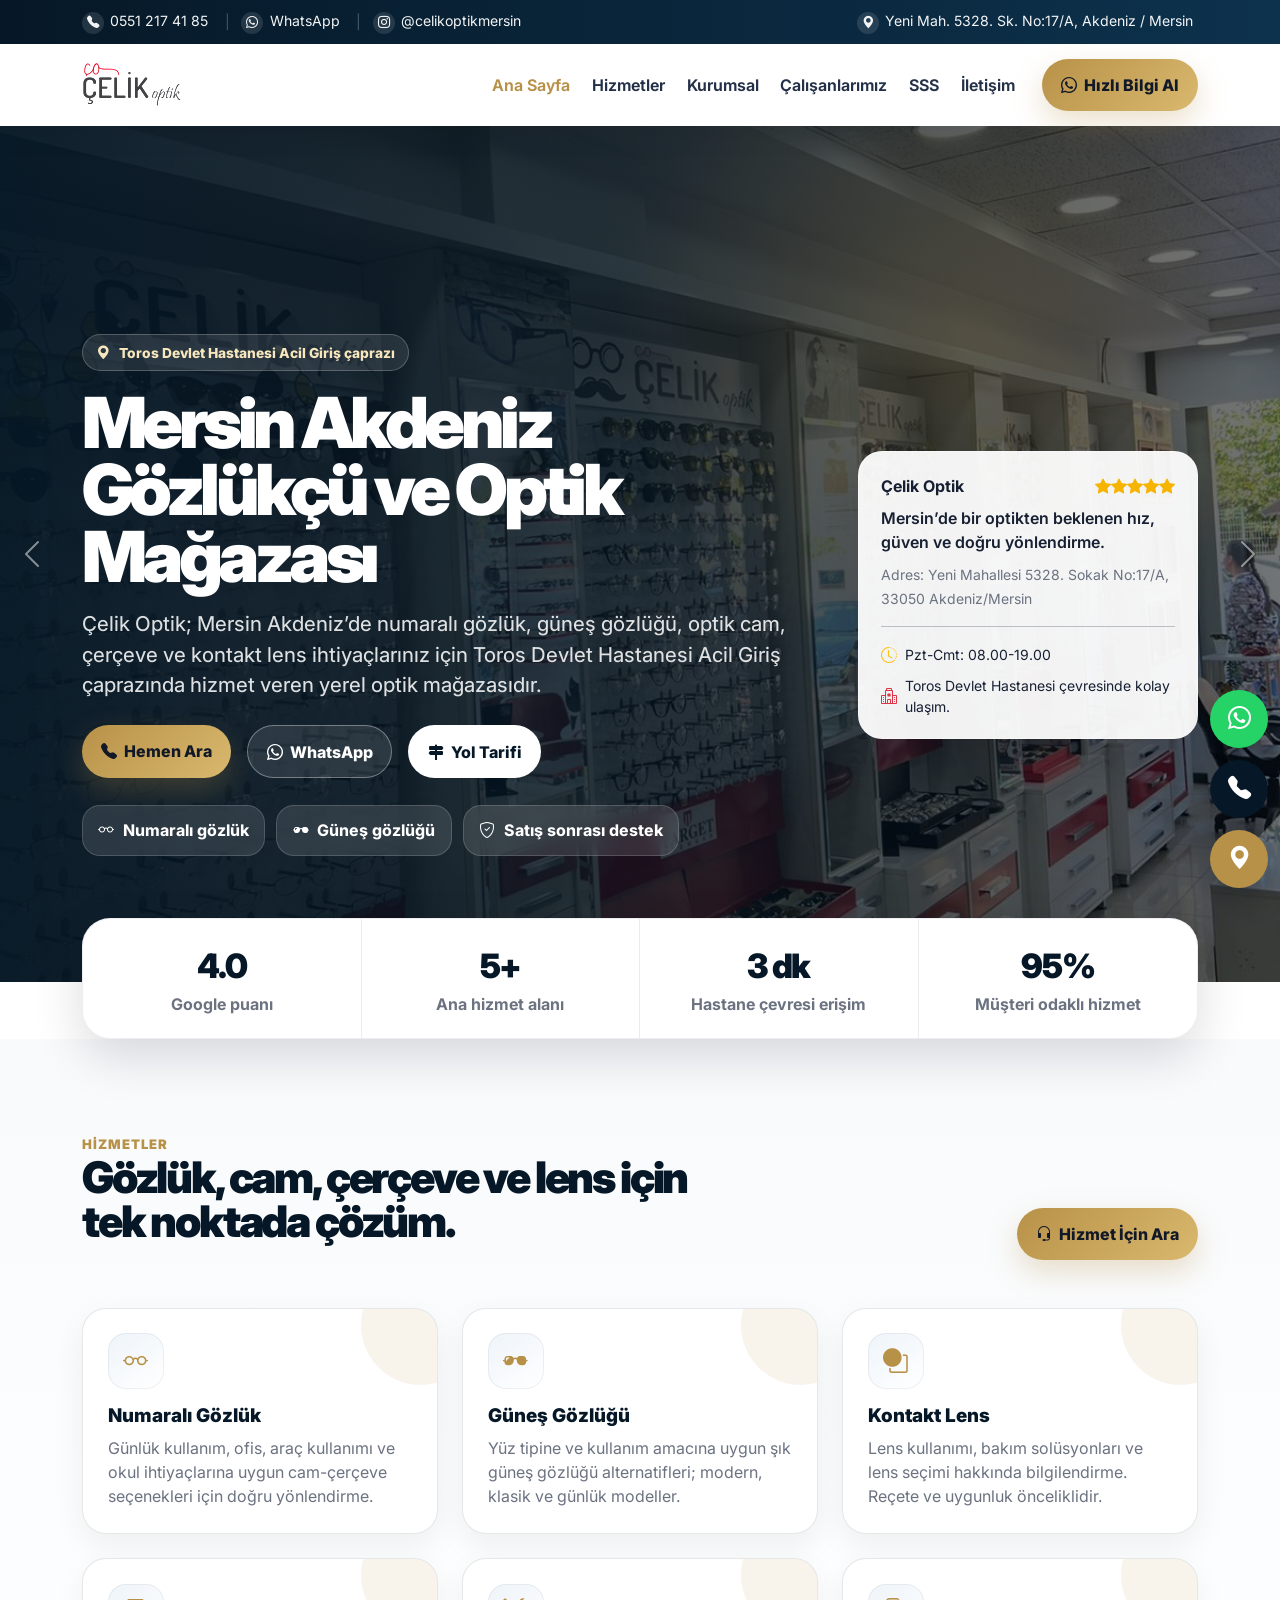
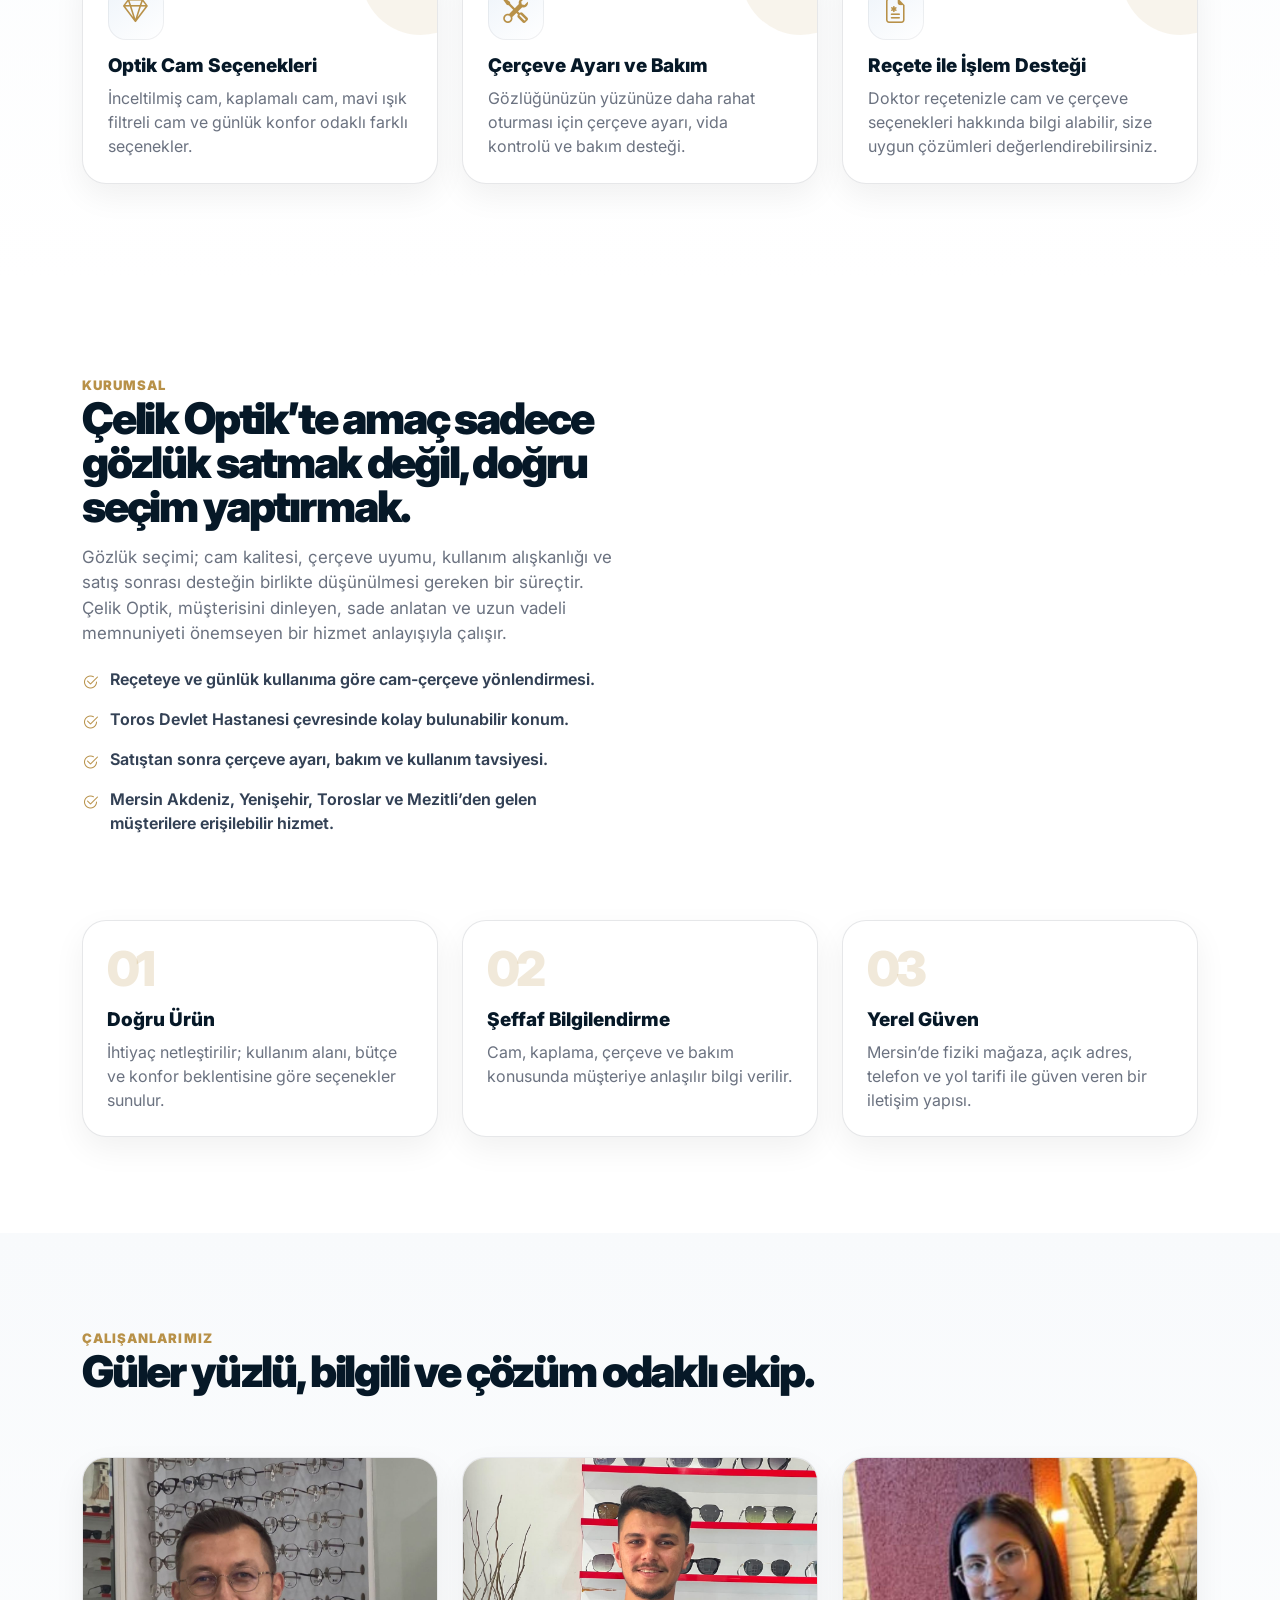
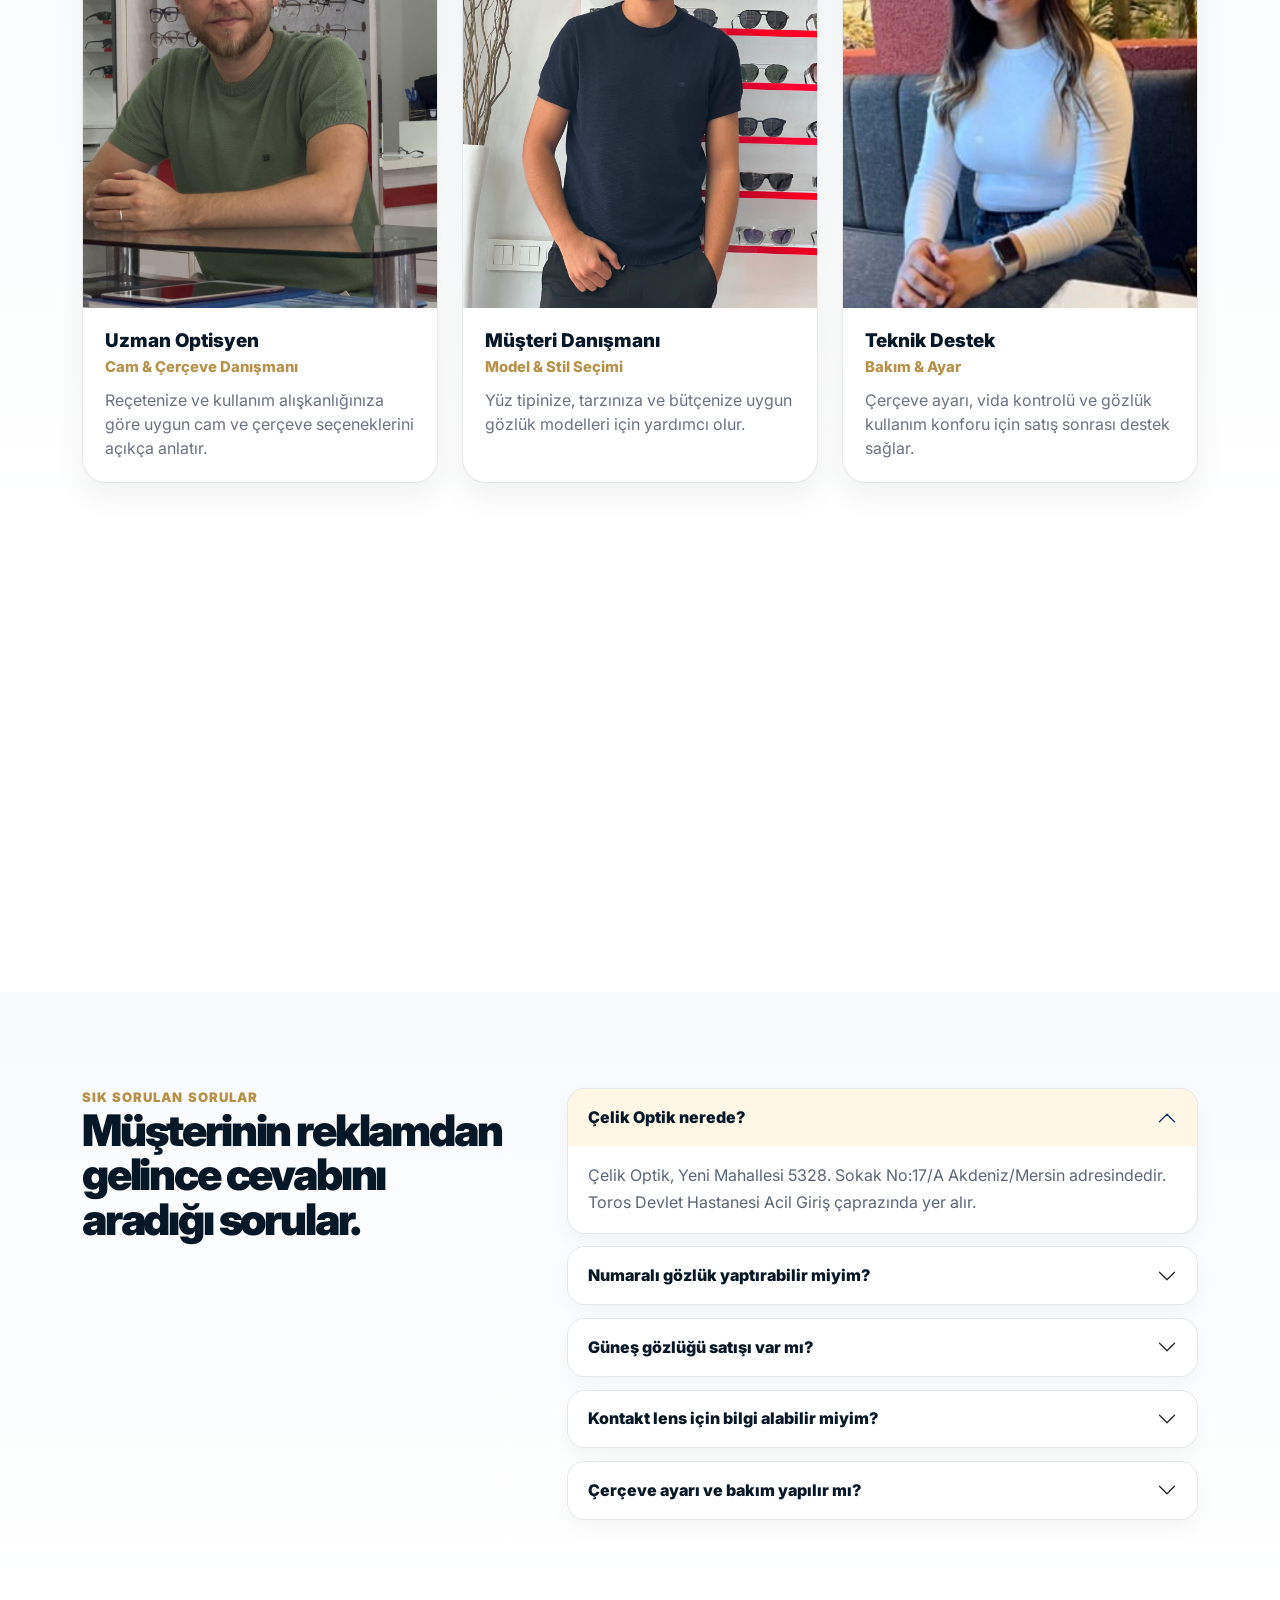
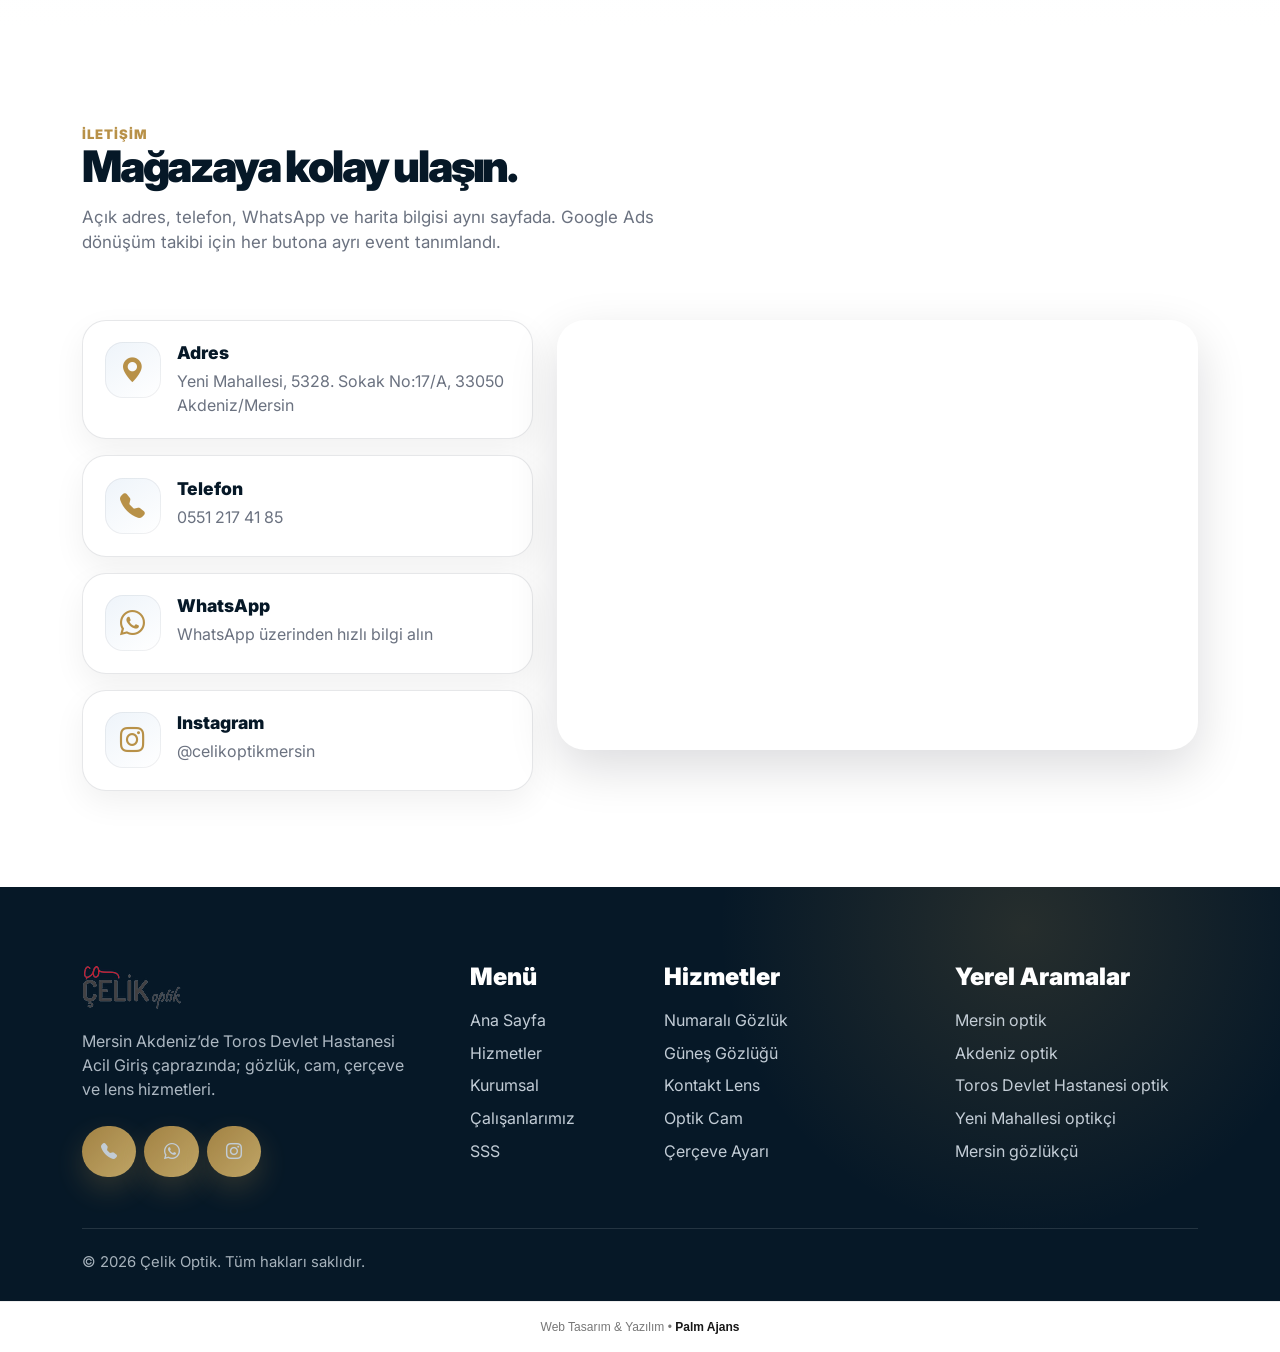
<file: index.html>
<!doctype html>
<html lang="tr">

<head>
  <meta charset="utf-8">
  <meta name="viewport" content="width=device-width, initial-scale=1">
  <!-- Google tag (gtag.js) -->
  <script async src="https://www.googletagmanager.com/gtag/js?id=AW-18278396211"></script>
  <script>
    window.dataLayer = window.dataLayer || [];
    function gtag() { dataLayer.push(arguments); }
    gtag('js', new Date());

    gtag('config', 'AW-18278396211');
  </script>
  <title>Çelik Optik Mersin | Mersin Gözlükçü, Optik, Lens ve Gözlük Camı</title>
  <meta name="description"
    content="Mersin Akdeniz’de gözlükçü ve optik mağazası arayanlar için Çelik Optik; numaralı gözlük, güneş gözlüğü, kontakt lens, optik cam ve çerçeve hizmetleri sunar. Toros Devlet Hastanesi Acil Giriş çaprazındayız.">
  <meta name="robots" content="index, follow, max-image-preview:large">
  <meta name="author" content="Çelik Optik">
  <meta name="theme-color" content="#061827">
  <link rel="canonical" href="https://www.celikoptikmersin.com/">
  <link rel="canonical" href="https://www.celikoptikmersin.com/">

  <!-- BURAYA EKLE -->
  <link rel="icon" href="/favicon.ico" sizes="any">
  <link rel="icon" type="image/png" sizes="48x48" href="/assets/img/celik-optik-logo-100x50-transparent.png">
  <link rel="icon" type="image/png" sizes="192x192" href="/assets/img/celik-optik-logo-100x50-transparent.png">
  <link rel="apple-touch-icon" href="/assets/img/celik-optik-logo-100x50-transparent.png">
  <!-- Open Graph -->
  <meta property="og:locale" content="tr_TR">
  <meta property="og:type" content="website">
  <meta property="og:title" content="Çelik Optik Mersin | Akdeniz Optik Mağazası">
  <meta property="og:description"
    content="Toros Devlet Hastanesi Acil Giriş çaprazında optik gözlük, cam, çerçeve ve lens hizmetleri.">
  <meta property="og:url" content="https://www.celikoptikmersin.com/">
  <meta property="og:image" content="https://www.celikoptikmersin.com/assets/img/1 (1).jpeg">
  <meta name="twitter:card" content="summary_large_image">

  <!-- Font & Bootstrap -->
  <link rel="preconnect" href="https://fonts.googleapis.com">
  <link rel="preconnect" href="https://fonts.gstatic.com" crossorigin>
  <link href="https://fonts.googleapis.com/css2?family=Inter:wght@400;500;600;700;800;900&display=swap"
    rel="stylesheet">
  <link href="https://cdn.jsdelivr.net/npm/bootstrap@5.3.3/dist/css/bootstrap.min.css" rel="stylesheet">
  <link href="https://cdn.jsdelivr.net/npm/bootstrap-icons@1.11.3/font/bootstrap-icons.min.css" rel="stylesheet">
  <link href="assets/css/style.css" rel="stylesheet">

  <!-- Google Ads / GA4 etiket yeri
  <script async src="https://www.googletagmanager.com/gtag/js?id=AW-XXXXXXXXXX"></script>
  <script>
    window.dataLayer = window.dataLayer || [];
    function gtag(){dataLayer.push(arguments);}
    gtag('js', new Date());
    gtag('config', 'AW-XXXXXXXXXX');
    gtag('config', 'G-XXXXXXXXXX');
  </script>
  -->

  <!-- Local SEO / GEO için JSON-LD: işletme bilgileri sayfadaki bilgilerle aynı olmalı. -->
  <!-- Local SEO / GEO için JSON-LD -->
  <script type="application/ld+json">
{
  "@context": "https://schema.org",
  "@type": ["Optician", "LocalBusiness"],
  "@id": "https://www.celikoptikmersin.com/#localbusiness",
  "name": "Çelik Optik",
  "alternateName": [
    "Çelik Optik Mersin",
    "Çelik Optik Akdeniz",
    "Mersin Gözlükçü",
    "Akdeniz Optik"
  ],
  "url": "https://www.celikoptikmersin.com/",
  "logo": "https://www.celikoptikmersin.com/assets/img/celik-optik-logo-100x50-transparent.png",
  "image": [
    "https://www.celikoptikmersin.com/assets/img/1%20(1).jpeg",
    "https://www.celikoptikmersin.com/assets/img/1%20(2).jpeg",
    "https://www.celikoptikmersin.com/assets/img/1%20(3).jpeg"
  ],
  "telephone": "+905512174185",
  "priceRange": "₺₺",
  "description": "Çelik Optik, Mersin Akdeniz Yeni Mahallesi'nde Toros Devlet Hastanesi Acil Giriş çaprazında hizmet veren yerel gözlükçü ve optik mağazasıdır. Numaralı gözlük, güneş gözlüğü, kontakt lens, optik cam, çerçeve ayarı ve gözlük bakım hizmetleri sunar.",
  "address": {
    "@type": "PostalAddress",
    "streetAddress": "Yeni Mahallesi, 5328. Sokak No:17/A",
    "addressLocality": "Akdeniz",
    "addressRegion": "Mersin",
    "postalCode": "33050",
    "addressCountry": "TR"
  },
  "areaServed": [
    {
      "@type": "City",
      "name": "Mersin"
    },
    {
      "@type": "AdministrativeArea",
      "name": "Akdeniz"
    },
    {
      "@type": "AdministrativeArea",
      "name": "Yenişehir"
    },
    {
      "@type": "AdministrativeArea",
      "name": "Toroslar"
    },
    {
      "@type": "AdministrativeArea",
      "name": "Mezitli"
    }
  ],
  "hasMap": "https://www.google.com/maps/search/?api=1&query=%C3%87elik%20Optik%20Yeni%205328.%20Sk.%20No%3A17%2FA%20Akdeniz%20Mersin",
  "sameAs": [
    "https://www.instagram.com/celikoptikmersin/",
    "https://www.facebook.com/p/%C3%87elik-OPT%C4%B0K-100063346503615/"
  ],
  "keywords": [
    "Mersin gözlükçü",
    "Akdeniz gözlükçü",
    "Mersin optik",
    "Akdeniz optik",
    "en yakın gözlükçü",
    "numaralı gözlük",
    "güneş gözlüğü",
    "kontakt lens",
    "optik cam",
    "gözlük çerçevesi"
  ],
  "openingHoursSpecification": [
    {
      "@type": "OpeningHoursSpecification",
      "dayOfWeek": [
        "Monday",
        "Tuesday",
        "Wednesday",
        "Thursday",
        "Friday",
        "Saturday"
      ],
      "opens": "08:00",
      "closes": "19:00"
    }
  ]
}
</script>

  <!-- Sık Sorulan Sorular Schema -->
  <script type="application/ld+json">
{
  "@context": "https://schema.org",
  "@type": "FAQPage",
  "@id": "https://www.celikoptikmersin.com/#faq",
  "mainEntity": [
    {
      "@type": "Question",
      "name": "Çelik Optik nerede?",
      "acceptedAnswer": {
        "@type": "Answer",
        "text": "Çelik Optik, Yeni Mahallesi 5328. Sokak No:17/A Akdeniz/Mersin adresinde, Toros Devlet Hastanesi Acil Giriş çaprazında hizmet verir."
      }
    },
    {
      "@type": "Question",
      "name": "Mersin Akdeniz'de gözlükçü arıyorum, Çelik Optik'e gelebilir miyim?",
      "acceptedAnswer": {
        "@type": "Answer",
        "text": "Evet. Çelik Optik, Mersin Akdeniz'de numaralı gözlük, güneş gözlüğü, optik cam, çerçeve ve kontakt lens hizmetleri sunan yerel optik mağazasıdır."
      }
    },
    {
      "@type": "Question",
      "name": "Numaralı gözlük camı ve çerçeve hizmeti var mı?",
      "acceptedAnswer": {
        "@type": "Answer",
        "text": "Evet. Doktor reçetenize ve kullanım alışkanlığınıza uygun optik cam, çerçeve ve montaj seçenekleri için mağazadan bilgi alabilirsiniz."
      }
    },
    {
      "@type": "Question",
      "name": "Kontakt lens konusunda yardımcı oluyor musunuz?",
      "acceptedAnswer": {
        "@type": "Answer",
        "text": "Kontakt lens seçimi, lens kullanımı ve bakım solüsyonu hakkında mağaza ekibinden destek alabilirsiniz. Lens kullanımı için doktor reçetesi ve uygunluk önemlidir."
      }
    },
    {
      "@type": "Question",
      "name": "Güneş gözlüğü satışı var mı?",
      "acceptedAnswer": {
        "@type": "Answer",
        "text": "Evet. Çelik Optik'te günlük kullanım, araç kullanımı ve stil beklentinize uygun güneş gözlüğü modelleri hakkında bilgi alabilirsiniz."
      }
    },
    {
      "@type": "Question",
      "name": "Mağazaya yol tarifi nasıl alınır?",
      "acceptedAnswer": {
        "@type": "Answer",
        "text": "Web sitesindeki Yol Tarifi butonuna tıklayarak Google Haritalar üzerinden Çelik Optik konumuna ulaşabilirsiniz."
      }
    }
  ]
}
</script>
</head>

<body>
  <div class="top-strip">
    <div class="container d-flex align-items-center justify-content-between gap-2 flex-wrap">
      <div class="d-flex align-items-center flex-wrap justify-content-center">
        <a href="tel:+905512174185" data-track="phone_top"><span class="top-icon"><i
              class="bi bi-telephone-fill"></i></span>0551 217 41 85</a>
        <span class="sep desktop-only">|</span>
        <a href="#" data-whatsapp data-whatsapp-number="905512174185" data-track="whatsapp_top"><span
            class="top-icon"><i class="bi bi-whatsapp"></i></span>WhatsApp</a>
        <span class="sep desktop-only">|</span>
        <a href="https://www.instagram.com/celikoptikmersin/" target="_blank" rel="noopener"
          data-track="instagram_top"><span class="top-icon"><i class="bi bi-instagram"></i></span>@celikoptikmersin</a>
      </div>
      <a class="desktop-only"
        href="https://www.google.com/maps/search/?api=1&query=%C3%87elik%20Optik%20Yeni%205328.%20Sk.%20No%3A17%2FA%20Akdeniz%20Mersin"
        target="_blank" rel="noopener" data-track="map_top">
        <span class="top-icon"><i class="bi bi-geo-alt-fill"></i></span>Yeni Mah. 5328. Sk. No:17/A, Akdeniz / Mersin
      </a>
    </div>
  </div>

  <nav class="navbar navbar-expand-lg sticky-top">
    <div class="container">
      <a class="navbar-brand" href="#anasayfa" aria-label="Çelik Optik Ana Sayfa">
        <img src="assets/img/celik-optik-logo-100x50-transparent.png" alt="">
      </a>
      <button class="navbar-toggler" type="button" data-bs-toggle="collapse" data-bs-target="#mainNavbar"
        aria-controls="mainNavbar" aria-expanded="false" aria-label="Menüyü Aç">
        <span class="navbar-toggler-icon"></span>
      </button>
      <div class="collapse navbar-collapse" id="mainNavbar">
        <ul class="navbar-nav ms-auto align-items-lg-center">
          <li class="nav-item"><a class="nav-link active" href="#anasayfa">Ana Sayfa</a></li>
          <li class="nav-item"><a class="nav-link" href="#hizmetler">Hizmetler</a></li>
          <li class="nav-item"><a class="nav-link" href="#kurumsal">Kurumsal</a></li>
          <li class="nav-item"><a class="nav-link" href="#calisanlar">Çalışanlarımız</a></li>
          <li class="nav-item"><a class="nav-link" href="#sss">SSS</a></li>
          <li class="nav-item"><a class="nav-link" href="#iletisim">İletişim</a></li>
          <li class="nav-item ms-lg-3 mt-3 mt-lg-0"><a class="btn btn-gold" href="#" data-whatsapp
              data-whatsapp-number="905512174185" data-track="whatsapp_nav"><i class="bi bi-whatsapp me-1"></i> Hızlı
              Bilgi Al</a></li>
        </ul>
      </div>
    </div>
  </nav>

  <header id="anasayfa" class="hero">
    <div id="heroSlider" class="carousel slide carousel-fade" data-bs-ride="carousel" data-bs-interval="5200">
      <div class="carousel-indicators">
        <button type="button" data-bs-target="#heroSlider" data-bs-slide-to="0" class="active" aria-current="true"
          aria-label="1. görsel"></button>
        <button type="button" data-bs-target="#heroSlider" data-bs-slide-to="1" aria-label="2. görsel"></button>
        <button type="button" data-bs-target="#heroSlider" data-bs-slide-to="2" aria-label="3. görsel"></button>
      </div>
      <div class="carousel-inner">
        <div class="carousel-item active">
          <img src="assets/img/1 (2).jpeg" class="hero-img" alt="Çelik Optik Mersin mağaza dış görünüm görseli"
            loading="eager">
          <div class="hero-overlay"></div>
        </div>
        <div class="carousel-item">
          <img src="assets/img/1 (4).jpeg" class="hero-img" alt="Çelik Optik gözlük ve çerçeve seçenekleri"
            loading="lazy">
          <div class="hero-overlay"></div>
        </div>
        <div class="carousel-item">
          <img src="assets/img/1 (3).jpeg" class="hero-img" alt="Mersin Akdeniz optik mağazası hizmet alanı"
            loading="lazy">
          <div class="hero-overlay"></div>
        </div>
      </div>
      <button class="carousel-control-prev" type="button" data-bs-target="#heroSlider" data-bs-slide="prev"
        aria-label="Önceki görsel">
        <span class="carousel-control-prev-icon" aria-hidden="true"></span>
      </button>
      <button class="carousel-control-next" type="button" data-bs-target="#heroSlider" data-bs-slide="next"
        aria-label="Sonraki görsel">
        <span class="carousel-control-next-icon" aria-hidden="true"></span>
      </button>
    </div>

    <div class="hero-content">
      <div class="container">
        <div class="row align-items-center g-5 alt">
          <div class="col-lg-8">
            <span class="eyebrow"><i class="bi bi-geo-alt-fill"></i> Toros Devlet Hastanesi Acil Giriş çaprazı</span>
            <h1>Mersin Akdeniz Gözlükçü ve Optik Mağazası</h1>
            <p class="lead">
              Çelik Optik; Mersin Akdeniz’de numaralı gözlük, güneş gözlüğü, optik cam, çerçeve ve kontakt lens
              ihtiyaçlarınız için Toros Devlet Hastanesi Acil Giriş çaprazında hizmet veren yerel optik mağazasıdır.
            </p>
            <div class="d-flex flex-wrap gap-3 mt-4">
              <a class="btn btn-gold" href="tel:+905512174185" data-track="phone_hero"><i
                  class="bi bi-telephone-fill me-1"></i> Hemen Ara</a>
              <a class="btn btn-outline-dark-soft" href="#" data-whatsapp data-whatsapp-number="905512174185"
                data-track="whatsapp_hero"><i class="bi bi-whatsapp me-1"></i> WhatsApp</a>
              <a class="btn btn-light-pill"
                href="https://www.google.com/maps/search/?api=1&query=%C3%87elik%20Optik%20Yeni%205328.%20Sk.%20No%3A17%2FA%20Akdeniz%20Mersin"
                target="_blank" rel="noopener" data-track="map_hero"><i class="bi bi-signpost-2-fill me-1"></i> Yol
                Tarifi</a>
            </div>
            <div class="hero-badges">
              <div class="hero-badge"><i class="bi bi-eyeglasses"></i> Numaralı gözlük</div>
              <div class="hero-badge"><i class="bi bi-sunglasses"></i> Güneş gözlüğü</div>
              <div class="hero-badge"><i class="bi bi-shield-check"></i> Satış sonrası destek</div>
            </div>
          </div>
          <div class="col-lg-4">
            <div class="hero-card reveal">
              <div class="d-flex align-items-center justify-content-between mb-2">
                <strong>Çelik Optik</strong>
                <span class="rating" aria-label="5 yıldız"><i class="bi bi-star-fill"></i><i
                    class="bi bi-star-fill"></i><i class="bi bi-star-fill"></i><i class="bi bi-star-fill"></i><i
                    class="bi bi-star-fill"></i></span>
              </div>
              <p class="mb-2 fw-semibold">Mersin’de bir optikten beklenen hız, güven ve doğru yönlendirme.</p>
              <small>Adres: Yeni Mahallesi 5328. Sokak No:17/A, 33050 Akdeniz/Mersin</small>
              <hr>
              <div class="d-flex align-items-center gap-2"><i class="bi bi-clock-history text-warning"></i><span
                  class="small">Pzt-Cmt: 08.00-19.00 </span></div>
              <div class="d-flex align-items-center gap-2 mt-2"><i class="bi bi-hospital text-danger"></i><span
                  class="small">Toros Devlet Hastanesi çevresinde kolay ulaşım.</span></div>
            </div>
          </div>
        </div>
      </div>
    </div>
  </header>

  <section class="stats-row">
    <div class="container">
      <div class="stats-box row g-0">
        <div class="col-md-3 stat-item">
          <div class="stat-num" data-count="5" data-suffix=".0">0</div>
          <div class="stat-label">Google puanı</div>
        </div>
        <div class="col-md-3 stat-item">
          <div class="stat-num" data-count="6" data-suffix="+">0</div>
          <div class="stat-label">Ana hizmet alanı</div>
        </div>
        <div class="col-md-3 stat-item">
          <div class="stat-num" data-count="4" data-suffix=" dk">0</div>
          <div class="stat-label">Hastane çevresi erişim</div>
        </div>
        <div class="col-md-3 stat-item">
          <div class="stat-num" data-count="100" data-suffix="%">0</div>
          <div class="stat-label">Müşteri odaklı hizmet</div>
        </div>
      </div>
    </div>
  </section>

  <main>
    <section id="hizmetler" class="section section-soft">
      <div class="container">
        <div class="row align-items-end mb-5">
          <div class="col-lg-7 reveal">
            <div class="section-kicker">Hizmetler</div>
            <h2 class="section-title">Gözlük, cam, çerçeve ve lens için tek noktada çözüm.</h2>

          </div>
          <div class="col-lg-5 text-lg-end reveal">
            <a class="btn btn-gold" href="tel:+905512174185" data-track="phone_services"><i
                class="bi bi-headset me-1"></i> Hizmet İçin Ara</a>
          </div>
        </div>
        <div class="row g-4">
          <div class="col-md-6 col-lg-4 reveal">
            <article class="service-card">
              <div class="icon-box"><i class="bi bi-eyeglasses"></i></div>
              <h3>Numaralı Gözlük</h3>
              <p>Günlük kullanım, ofis, araç kullanımı ve okul ihtiyaçlarına uygun cam-çerçeve seçenekleri için doğru
                yönlendirme.</p>
            </article>
          </div>
          <div class="col-md-6 col-lg-4 reveal">
            <article class="service-card">
              <div class="icon-box"><i class="bi bi-sunglasses"></i></div>
              <h3>Güneş Gözlüğü</h3>
              <p>Yüz tipine ve kullanım amacına uygun şık güneş gözlüğü alternatifleri; modern, klasik ve günlük
                modeller.</p>
            </article>
          </div>
          <div class="col-md-6 col-lg-4 reveal">
            <article class="service-card">
              <div class="icon-box"><i class="bi bi-circle-square"></i></div>
              <h3>Kontakt Lens</h3>
              <p>Lens kullanımı, bakım solüsyonları ve lens seçimi hakkında bilgilendirme. Reçete ve uygunluk
                önceliklidir.</p>
            </article>
          </div>
          <div class="col-md-6 col-lg-4 reveal">
            <article class="service-card">
              <div class="icon-box"><i class="bi bi-gem"></i></div>
              <h3>Optik Cam Seçenekleri</h3>
              <p>İnceltilmiş cam, kaplamalı cam, mavi ışık filtreli cam ve günlük konfor odaklı farklı seçenekler.</p>
            </article>
          </div>
          <div class="col-md-6 col-lg-4 reveal">
            <article class="service-card">
              <div class="icon-box"><i class="bi bi-tools"></i></div>
              <h3>Çerçeve Ayarı ve Bakım</h3>
              <p>Gözlüğünüzün yüzünüze daha rahat oturması için çerçeve ayarı, vida kontrolü ve bakım desteği.</p>
            </article>
          </div>
          <div class="col-md-6 col-lg-4 reveal">
            <article class="service-card">
              <div class="icon-box"><i class="bi bi-file-earmark-medical"></i></div>
              <h3>Reçete ile İşlem Desteği</h3>
              <p>Doktor reçetenizle cam ve çerçeve seçenekleri hakkında bilgi alabilir, size uygun çözümleri
                değerlendirebilirsiniz.</p>
            </article>
          </div>
        </div>
      </div>
    </section>

    <section id="kurumsal" class="section">
      <div class="container">
        <div class="row g-5 align-items-center">
          <div class="col-lg-6 reveal">
            <div class="section-kicker">Kurumsal</div>
            <h2 class="section-title">Çelik Optik’te amaç sadece gözlük satmak değil, doğru seçim yaptırmak.</h2>
            <p class="section-desc">Gözlük seçimi; cam kalitesi, çerçeve uyumu, kullanım alışkanlığı ve satış sonrası
              desteğin birlikte düşünülmesi gereken bir süreçtir. Çelik Optik, müşterisini dinleyen, sade anlatan ve
              uzun vadeli memnuniyeti önemseyen bir hizmet anlayışıyla çalışır.</p>
            <ul class="check-list">
              <li><i class="bi bi-check2-circle"></i><span>Reçeteye ve günlük kullanıma göre cam-çerçeve
                  yönlendirmesi.</span></li>
              <li><i class="bi bi-check2-circle"></i><span>Toros Devlet Hastanesi çevresinde kolay bulunabilir
                  konum.</span></li>
              <li><i class="bi bi-check2-circle"></i><span>Satıştan sonra çerçeve ayarı, bakım ve kullanım
                  tavsiyesi.</span></li>
              <li><i class="bi bi-check2-circle"></i><span>Mersin Akdeniz, Yenişehir, Toroslar ve Mezitli’den gelen
                  müşterilere erişilebilir hizmet.</span></li>
            </ul>
          </div>
        </div>

        <div class="row g-4 mt-5">
          <div class="col-md-4 reveal">
            <div class="feature-card">
              <div class="num">01</div>
              <h3>Doğru Ürün</h3>
              <p>İhtiyaç netleştirilir; kullanım alanı, bütçe ve konfor beklentisine göre seçenekler sunulur.</p>
            </div>
          </div>
          <div class="col-md-4 reveal">
            <div class="feature-card">
              <div class="num">02</div>
              <h3>Şeffaf Bilgilendirme</h3>
              <p>Cam, kaplama, çerçeve ve bakım konusunda müşteriye anlaşılır bilgi verilir.</p>
            </div>
          </div>
          <div class="col-md-4 reveal">
            <div class="feature-card">
              <div class="num">03</div>
              <h3>Yerel Güven</h3>
              <p>Mersin’de fiziki mağaza, açık adres, telefon ve yol tarifi ile güven veren bir iletişim yapısı.</p>
            </div>
          </div>
        </div>
      </div>
    </section>

    <section id="calisanlar" class="section section-soft">
      <div class="container">
        <div class="row align-items-end mb-5">
          <div class="col-lg-8 reveal">
            <div class="section-kicker">Çalışanlarımız</div>
            <h2 class="section-title">Güler yüzlü, bilgili ve çözüm odaklı ekip.</h2>
          </div>
        </div>
        <div class="row g-4">
          <div class="col-md-4 reveal">
            <article class="staff-card">
              <img src="assets/img/muhsinabi.jpeg" alt="Çelik Optik optisyen personel görseli" loading="lazy">
              <div class="staff-body">
                <h3>Uzman Optisyen</h3>
                <div class="staff-role">Cam & Çerçeve Danışmanı</div>
                <p>Reçetenize ve kullanım alışkanlığınıza göre uygun cam ve çerçeve seçeneklerini açıkça anlatır.</p>
              </div>
            </article>
          </div>
          <div class="col-md-4 reveal">
            <article class="staff-card">
              <img src="assets/img/tunahan.jpeg" alt="Çelik Optik müşteri danışmanı görseli" loading="lazy">
              <div class="staff-body">
                <h3>Müşteri Danışmanı</h3>
                <div class="staff-role">Model & Stil Seçimi</div>
                <p>Yüz tipinize, tarzınıza ve bütçenize uygun gözlük modelleri için yardımcı olur.</p>
              </div>
            </article>
          </div>
          <div class="col-md-4 reveal">
            <article class="staff-card">
              <img src="assets/img/silan.jpeg" alt="Çelik Optik bakım ve montaj sorumlusu görseli" loading="lazy">
              <div class="staff-body">
                <h3>Teknik Destek</h3>
                <div class="staff-role">Bakım & Ayar</div>
                <p>Çerçeve ayarı, vida kontrolü ve gözlük kullanım konforu için satış sonrası destek sağlar.</p>
              </div>
            </article>
          </div>
        </div>
      </div>
    </section>

    <section class="section">
      <div class="container">
        <div class="cta-band reveal">
          <div class="row align-items-center position-relative" style="z-index:2">
            <div class="col-lg-8">
              <h2>Gözlüğünüz için hızlı bilgi alın.</h2>
              <p>Reçeteniz, cam ihtiyacınız, çerçeve modeliniz veya mağaza konumu için tek tıkla arayın, WhatsApp’tan
                yazın ya da yol tarifi alın.</p>
            </div>
            <div class="col-lg-4 text-lg-end mt-4 mt-lg-0">
              <a class="btn btn-gold me-2 mb-2" href="tel:+905512174185" data-track="phone_cta"><i
                  class="bi bi-telephone-fill me-1"></i> Ara</a>
              <a class="btn btn-outline-dark-soft mb-2" href="#" data-whatsapp data-whatsapp-number="905512174185"
                data-track="whatsapp_cta"><i class="bi bi-whatsapp me-1"></i> Yaz</a>
            </div>
          </div>
        </div>
      </div>
    </section>

    <section id="sss" class="section section-soft">
      <div class="container">
        <div class="row g-5">
          <div class="col-lg-5 reveal">
            <div class="section-kicker">Sık Sorulan Sorular</div>
            <h2 class="section-title">Müşterinin reklamdan gelince cevabını aradığı sorular.</h2>
          </div>
          <div class="col-lg-7 reveal">
            <div class="accordion" id="faqAccordion">
              <div class="accordion-item">
                <h3 class="accordion-header"><button class="accordion-button" type="button" data-bs-toggle="collapse"
                    data-bs-target="#faq1">Çelik Optik nerede?</button></h3>
                <div id="faq1" class="accordion-collapse collapse show" data-bs-parent="#faqAccordion">
                  <div class="accordion-body">Çelik Optik, Yeni Mahallesi 5328. Sokak No:17/A Akdeniz/Mersin
                    adresindedir. Toros Devlet Hastanesi Acil Giriş çaprazında yer alır.</div>
                </div>
              </div>
              <div class="accordion-item">
                <h3 class="accordion-header"><button class="accordion-button collapsed" type="button"
                    data-bs-toggle="collapse" data-bs-target="#faq2">Numaralı gözlük yaptırabilir miyim?</button></h3>
                <div id="faq2" class="accordion-collapse collapse" data-bs-parent="#faqAccordion">
                  <div class="accordion-body">Evet. Doktor reçetenizle mağazaya gelerek cam ve çerçeve seçenekleri
                    hakkında bilgi alabilirsiniz. Kullanım alışkanlığınıza göre uygun seçenekler değerlendirilir.</div>
                </div>
              </div>
              <div class="accordion-item">
                <h3 class="accordion-header"><button class="accordion-button collapsed" type="button"
                    data-bs-toggle="collapse" data-bs-target="#faq3">Güneş gözlüğü satışı var mı?</button></h3>
                <div id="faq3" class="accordion-collapse collapse" data-bs-parent="#faqAccordion">
                  <div class="accordion-body">Evet. Günlük kullanım, araç kullanımı ve stil beklentinize göre farklı
                    güneş gözlüğü modelleri için mağazayı ziyaret edebilirsiniz.</div>
                </div>
              </div>
              <div class="accordion-item">
                <h3 class="accordion-header"><button class="accordion-button collapsed" type="button"
                    data-bs-toggle="collapse" data-bs-target="#faq4">Kontakt lens için bilgi alabilir miyim?</button>
                </h3>
                <div id="faq4" class="accordion-collapse collapse" data-bs-parent="#faqAccordion">
                  <div class="accordion-body">Lens seçimi kişiye özel olduğu için doktor önerisi ve reçete önemlidir.
                    Lens kullanımı, bakım solüsyonu ve doğru kullanım hakkında mağazadan bilgi alabilirsiniz.</div>
                </div>
              </div>
              <div class="accordion-item">
                <h3 class="accordion-header"><button class="accordion-button collapsed" type="button"
                    data-bs-toggle="collapse" data-bs-target="#faq5">Çerçeve ayarı ve bakım yapılır mı?</button></h3>
                <div id="faq5" class="accordion-collapse collapse" data-bs-parent="#faqAccordion">
                  <div class="accordion-body">Gözlüğünüzün yüzünüze daha rahat oturması için çerçeve ayarı, vida
                    kontrolü ve temel bakım konularında mağazadan destek alabilirsiniz.</div>
                </div>
              </div>
            </div>
          </div>
        </div>
      </div>
    </section>

    <section id="iletisim" class="section">
      <div class="container">
        <div class="row align-items-end mb-5">
          <div class="col-lg-7 reveal">
            <div class="section-kicker">İletişim</div>
            <h2 class="section-title">Mağazaya kolay ulaşın.</h2>
            <p class="section-desc">Açık adres, telefon, WhatsApp ve harita bilgisi aynı sayfada. Google Ads dönüşüm
              takibi için her butona ayrı event tanımlandı.</p>
          </div>
        </div>
        <div class="row g-4">
          <div class="col-lg-5 reveal">
            <div class="row g-3">
              <div class="col-12">
                <div class="contact-card d-flex gap-3 align-items-start">
                  <div class="icon-box flex-shrink-0"><i class="bi bi-geo-alt-fill"></i></div>
                  <div>
                    <h3>Adres</h3>
                    <p>Yeni Mahallesi, 5328. Sokak No:17/A, 33050 Akdeniz/Mersin</p>
                  </div>
                </div>
              </div>
              <div class="col-12">
                <div class="contact-card d-flex gap-3 align-items-start">
                  <div class="icon-box flex-shrink-0"><i class="bi bi-telephone-fill"></i></div>
                  <div>
                    <h3>Telefon</h3>
                    <p><a href="tel:+905512174185" data-track="phone_contact">0551 217 41 85</a></p>
                  </div>
                </div>
              </div>
              <div class="col-12">
                <div class="contact-card d-flex gap-3 align-items-start">
                  <div class="icon-box flex-shrink-0"><i class="bi bi-whatsapp"></i></div>
                  <div>
                    <h3>WhatsApp</h3>
                    <p><a href="#" data-whatsapp data-whatsapp-number="905512174185"
                        data-track="whatsapp_contact">WhatsApp üzerinden hızlı bilgi alın</a></p>
                  </div>
                </div>
              </div>
              <div class="col-12">
                <div class="contact-card d-flex gap-3 align-items-start">
                  <div class="icon-box flex-shrink-0"><i class="bi bi-instagram"></i></div>
                  <div>
                    <h3>Instagram</h3>
                    <p><a href="https://www.instagram.com/celikoptikmersin/" target="_blank" rel="noopener"
                        data-track="instagram_contact">@celikoptikmersin</a></p>
                  </div>
                </div>
              </div>
            </div>
          </div>
          <div class="col-lg-7 reveal">
            <iframe class="map-box" loading="lazy" allowfullscreen referrerpolicy="no-referrer-when-downgrade"
              title="Çelik Optik Mersin Harita"
              src="https://maps.google.com/maps?q=%C3%87elik%20Optik%20Yeni%205328.%20Sk.%20No%3A17%2FA%20Akdeniz%20Mersin&t=&z=17&ie=UTF8&iwloc=&output=embed"></iframe>
          </div>
        </div>
      </div>
    </section>
  </main>

  <footer class="footer">
    <div class="container position-relative">
      <div class="row g-5">
        <div class="col-lg-4">
          <div class="brand-mini"><img src="assets/img/celik-optik-logo-100x50-transparent.png" alt=""></div>
          <p class="mb-3" style="color:rgba(220,229,238,.78)">Mersin Akdeniz’de Toros Devlet Hastanesi Acil Giriş
            çaprazında; gözlük, cam, çerçeve ve lens hizmetleri.</p>
          <div class="d-flex gap-2">
            <a class="btn btn-gold" href="tel:+905512174185" data-track="phone_footer"><i
                class="bi bi-telephone-fill"></i></a>
            <a class="btn btn-gold" href="#" data-whatsapp data-whatsapp-number="905512174185"
              data-track="whatsapp_footer"><i class="bi bi-whatsapp"></i></a>
            <a class="btn btn-gold" href="https://www.instagram.com/celikoptikmersin/" target="_blank" rel="noopener"
              data-track="instagram_footer"><i class="bi bi-instagram"></i></a>
          </div>
        </div>
        <div class="col-6 col-lg-2">
          <h4>Menü</h4>
          <a href="#anasayfa">Ana Sayfa</a>
          <a href="#hizmetler">Hizmetler</a>
          <a href="#kurumsal">Kurumsal</a>
          <a href="#calisanlar">Çalışanlarımız</a>
          <a href="#sss">SSS</a>
        </div>
        <div class="col-6 col-lg-3">
          <h4>Hizmetler</h4>
          <a href="#hizmetler">Numaralı Gözlük</a>
          <a href="#hizmetler">Güneş Gözlüğü</a>
          <a href="#hizmetler">Kontakt Lens</a>
          <a href="#hizmetler">Optik Cam</a>
          <a href="#hizmetler">Çerçeve Ayarı</a>
        </div>
        <div class="col-lg-3">
          <h4>Yerel Aramalar</h4>
          <a href="#iletisim">Mersin optik</a>
          <a href="#iletisim">Akdeniz optik</a>
          <a href="#iletisim">Toros Devlet Hastanesi optik</a>
          <a href="#iletisim">Yeni Mahallesi optikçi</a>
          <a href="#iletisim">Mersin gözlükçü</a>
        </div>
      </div>
      <div class="footer-bottom d-flex justify-content-between flex-wrap gap-2">
        <span>© <span data-current-year></span> Çelik Optik. Tüm hakları saklıdır.</span>
      </div>
    </div>
  </footer>

<!-- PALM AJANS WEB TASARIM IMZASI -->
<style>
.palm-signature {
  width: 100%;
  padding: 16px 12px;
  background: #ffffff;
  border-top: 1px solid #eeeeee;
  text-align: center;
  font-family: Arial, sans-serif;
  font-size: 12px;
  color: #777777;
}

.palm-signature a {
  color: #171717;
  font-weight: 600;
  text-decoration: none;
  transition: color 0.2s ease;
}

.palm-signature a:hover {
  color: #2563eb;
}

@media (max-width: 600px) {
  .palm-signature {
    font-size: 11px;
    padding: 14px 8px;
  }
}
</style>

<div class="palm-signature">
  Web Tasarım &amp; Yazılım •
  <a href="https://palmajans.site/"
     target="_blank"
     rel="nofollow noopener noreferrer"
     title="Palm Ajans">
    Palm Ajans
  </a>
</div>
<!-- PALM AJANS -->

  <div class="sticky-actions" aria-label="Hızlı iletişim butonları">
    <a class="sticky-whatsapp" href="#" data-whatsapp data-whatsapp-number="905512174185" aria-label="WhatsApp"
      data-track="whatsapp_sticky"><i class="bi bi-whatsapp"></i></a>
    <a class="sticky-phone" href="tel:+905512174185" aria-label="Telefon" data-track="phone_sticky"><i
        class="bi bi-telephone-fill"></i></a>
    <a class="sticky-map"
      href="https://www.google.com/maps/search/?api=1&query=%C3%87elik%20Optik%20Yeni%205328.%20Sk.%20No%3A17%2FA%20Akdeniz%20Mersin"
      target="_blank" rel="noopener" aria-label="Yol tarifi" data-track="map_sticky"><i
        class="bi bi-geo-alt-fill"></i></a>
  </div>

  <script src="https://cdn.jsdelivr.net/npm/bootstrap@5.3.3/dist/js/bootstrap.bundle.min.js"></script>
  <script src="assets/js/app.js"></script>
</body>

</html>
</file>
<file: assets/css/style.css>
:root {
  --topbar-height: 44px;
  --nav-height: 82px;
  --dark: #061827;
  --dark-2: #0b2234;
  --steel: #173954;
  --gold: #b89148;
  --gold-2: #d9b96f;
  --muted: #6b7280;
  --soft: #f5f7fb;
  --white: #ffffff;
  --border: rgba(15, 23, 42, .10);
  --shadow: 0 18px 50px rgba(2, 8, 23, .14);
  --radius: 24px;
}

* {
  box-sizing: border-box
}

html {
  scroll-behavior: smooth;
  scroll-padding-top: 130px
}

body {
  margin: 0;
  font-family: 'Inter', system-ui, -apple-system, BlinkMacSystemFont, 'Segoe UI', sans-serif;
  color: #142033;
  background: #fff;
  overflow-x: hidden;
}

body::selection {
  background: var(--gold);
  color: #fff
}

a {
  color: inherit;
  text-decoration: none
}

img {
  max-width: 100%;
  height: auto
}

.top-strip {
  min-height: var(--topbar-height);
  background: linear-gradient(90deg, #061827, #0d324d);
  color: #fff;
  font-size: .88rem;
  display: flex;
  align-items: center;
  position: relative;
  z-index: 1040;
}

.top-strip a {
  opacity: .95;
  transition: .2s ease;
  padding-right: 5px;
}

.top-strip a:hover {
  opacity: 1;
  color: var(--gold-2)
}

.top-strip .sep {
  opacity: .25;
  margin: 0 .72rem
}

.top-icon {
  width: 22px;
  height: 22px;
  border-radius: 50%;
  display: inline-flex;
  align-items: center;
  justify-content: center;
  background: rgba(255, 255, 255, .12);
  margin-right: .4rem;
  font-size: .78rem
}

.navbar {
  min-height: var(--nav-height);
  background: rgba(255, 255, 255, .94);
  backdrop-filter: blur(14px);
  box-shadow: 0 8px 30px rgba(2, 8, 23, .06);
}

.navbar-brand {
  display: flex;
  align-items: center;
  gap: .75rem;
  font-weight: 800;
  letter-spacing: -.03em;
  color: var(--dark) !important
}

.logo-mark {
  width: 48px;
  height: 48px;
  border-radius: 16px;
  display: flex;
  align-items: center;
  justify-content: center;
  background: linear-gradient(145deg, var(--dark), var(--steel));
  color: #fff;
  font-weight: 900;
  box-shadow: 0 12px 24px rgba(6, 24, 39, .22);
}

.navbar .nav-link {
  font-weight: 650;
  color: #233047 !important;
  margin: 0 .18rem
}

.navbar .nav-link:hover,
.navbar .nav-link.active {
  color: var(--gold) !important
}

.btn-gold {
  background: linear-gradient(135deg, var(--gold), var(--gold-2));
  color: #111827;
  border: 0;
  border-radius: 999px;
  font-weight: 800;
  box-shadow: 0 12px 30px rgba(184, 145, 72, .28);
  padding: .85rem 1.2rem;
}

.btn-gold:hover {
  transform: translateY(-1px);
  filter: saturate(1.08);
  color: #111827
}

.btn-outline-dark-soft {
  border: 1px solid rgba(255, 255, 255, .35);
  color: #fff;
  border-radius: 999px;
  font-weight: 800;
  padding: .85rem 1.15rem;
  background: rgba(255, 255, 255, .10)
}

.btn-outline-dark-soft:hover {
  background: #fff;
  color: var(--dark)
}

.btn-light-pill {
  border-radius: 999px;
  font-weight: 800;
  padding: .85rem 1.15rem;
  background: #fff;
  color: var(--dark);
  border: 1px solid rgba(255, 255, 255, .25)
}

.btn-light-pill:hover {
  background: #f7f7f7;
  color: var(--dark)
}

.hero {
  position: relative;
  background: var(--dark);
  overflow: hidden
}

.hero .carousel-item {
  height: calc(100vh - var(--topbar-height));
  min-height: 680px;
  background: #061827
}

.hero-img {
  width: 100%;
  height: 100%;
  object-fit: cover;
  filter: brightness(.52) saturate(1.05)
}

.hero-overlay {
  position: absolute;
  inset: 0;
  background: radial-gradient(circle at 75% 25%, rgba(184, 145, 72, .22), transparent 30%), linear-gradient(90deg, rgba(6, 24, 39, .92), rgba(6, 24, 39, .62), rgba(6, 24, 39, .15))
}

.hero-content {
  position: absolute;
  inset: 0;
  display: flex;
  align-items: center;
  z-index: 4;
  color: #fff;
  padding-top: var(--nav-height)
}

.eyebrow {
  display: inline-flex;
  align-items: center;
  gap: .55rem;
  padding: .45rem .82rem;
  border: 1px solid rgba(255, 255, 255, .22);
  border-radius: 999px;
  background: rgba(255, 255, 255, .10);
  font-weight: 800;
  font-size: .86rem;
  color: #f8e6bd
}

.hero h1 {
  font-size: clamp(2.5rem, 5.5vw, 5.9rem);
  font-weight: 900;
  letter-spacing: -.065em;
  line-height: .95;
  margin: 1.15rem 0
}

.hero p.lead {
  font-size: clamp(1rem, 1.6vw, 1.35rem);
  max-width: 760px;
  color: rgba(255, 255, 255, .86);
  font-weight: 450
}

.hero-badges {
  display: flex;
  flex-wrap: wrap;
  gap: .7rem;
  margin-top: 1.65rem
}

.hero-badge {
  display: flex;
  align-items: center;
  gap: .55rem;
  background: rgba(255, 255, 255, .12);
  border: 1px solid rgba(255, 255, 255, .16);
  border-radius: 18px;
  padding: .78rem .95rem;
  color: #fff;
  font-weight: 750;
  backdrop-filter: blur(10px)
}

.hero-card {
  background: rgba(255, 255, 255, .94);
  color: #172033;
  border-radius: var(--radius);
  padding: 1.35rem;
  box-shadow: var(--shadow);
  border: 1px solid rgba(255, 255, 255, .38);
}

.hero-card .rating {
  color: #f6b400
}

.hero-card small {
  color: var(--muted)
}

.carousel-control-prev,
.carousel-control-next {
  width: 5%
}

.carousel-indicators [data-bs-target] {
  width: 10px;
  height: 10px;
  border-radius: 50%;
  border: 0
}

.section {
  padding: 96px 0
}

.section-soft {
  background: linear-gradient(180deg, #f8fafc 0%, #fff 100%)
}

.section-title {
  font-size: clamp(2rem, 3.4vw, 3.4rem);
  font-weight: 900;
  letter-spacing: -.05em;
  color: var(--dark);
  line-height: 1.02;
  margin-bottom: 1rem
}

.section-kicker {
  color: var(--gold);
  font-weight: 900;
  letter-spacing: .08em;
  text-transform: uppercase;
  font-size: .82rem
}

.section-desc {
  color: var(--muted);
  font-size: 1.06rem;
  max-width: 720px
}

.service-card,
.feature-card,
.staff-card,
.faq-card,
.contact-card {
  border: 1px solid var(--border);
  border-radius: var(--radius);
  background: #fff;
  box-shadow: 0 12px 32px rgba(2, 8, 23, .06);
  height: 100%;
  transition: transform .25s ease, box-shadow .25s ease, border-color .25s ease;
}

.service-card:hover,
.feature-card:hover,
.staff-card:hover,
.contact-card:hover {
  transform: translateY(-6px);
  box-shadow: var(--shadow);
  border-color: rgba(184, 145, 72, .35)
}

.service-card {
  padding: 1.55rem;
  position: relative;
  overflow: hidden
}

.service-card::after {
  content: "";
  position: absolute;
  right: -44px;
  top: -44px;
  width: 120px;
  height: 120px;
  border-radius: 50%;
  background: rgba(184, 145, 72, .10)
}

.icon-box {
  width: 56px;
  height: 56px;
  border-radius: 18px;
  display: flex;
  align-items: center;
  justify-content: center;
  background: linear-gradient(145deg, #eef4fa, #fff);
  color: var(--gold);
  font-size: 1.55rem;
  box-shadow: inset 0 0 0 1px rgba(15, 23, 42, .06)
}

.service-card h3,
.feature-card h3 {
  font-size: 1.18rem;
  font-weight: 850;
  color: var(--dark);
  margin: .95rem 0 .55rem
}

.service-card p,
.feature-card p,
.staff-card p {
  color: var(--muted);
  margin-bottom: 0
}

.stats-row {
  margin-top: -64px;
  position: relative;
  z-index: 7
}

.stats-box {
  background: #fff;
  border-radius: 28px;
  box-shadow: var(--shadow);
  border: 1px solid rgba(15, 23, 42, .07);
  overflow: hidden
}

.stat-item {
  padding: 1.4rem;
  text-align: center;
  border-right: 1px solid rgba(15, 23, 42, .08)
}

.stat-item:last-child {
  border-right: 0
}

.stat-num {
  font-size: 2.1rem;
  font-weight: 900;
  color: var(--dark);
  letter-spacing: -.04em
}

.stat-label {
  color: var(--muted);
  font-weight: 700
}

.about-img-wrap {
  position: relative;
  border-radius: 32px;
  overflow: hidden;
  box-shadow: var(--shadow);
  min-height: 480px;
  background: #e8eef5
}

.about-img-wrap img {
  width: 100%;
  height: 100%;
  object-fit: cover;
  position: absolute;
  inset: 0
}

.about-floating {
  position: absolute;
  left: 24px;
  bottom: 24px;
  background: #fff;
  border-radius: 22px;
  padding: 1rem 1.15rem;
  box-shadow: 0 16px 40px rgba(2, 8, 23, .18);
  max-width: 320px
}

.check-list {
  list-style: none;
  padding: 0;
  margin: 1.3rem 0 0
}

.check-list li {
  display: flex;
  gap: .72rem;
  margin: .82rem 0;
  color: #334155;
  font-weight: 650
}

.check-list i {
  color: var(--gold);
  margin-top: .18rem
}

.feature-card {
  padding: 1.5rem
}

.feature-card .num {
  font-size: 3rem;
  font-weight: 900;
  line-height: 1;
  color: rgba(184, 145, 72, .20);
  letter-spacing: -.08em
}

.staff-card {
  overflow: hidden
}

.staff-card img {
  width: 100%;
  height: 450px;
  object-fit: cover;
  background: #edf2f7
}

.staff-card .staff-body {
  padding: 1.35rem
}

.staff-card h3 {
  font-size: 1.18rem;
  font-weight: 850;
  margin-bottom: .2rem;
  color: var(--dark)
}

.staff-role {
  color: var(--gold);
  font-weight: 800;
  font-size: .93rem;
  margin-bottom: .65rem
}

.cta-band {
  background: linear-gradient(135deg, var(--dark), #0d324d);
  border-radius: 36px;
  color: #fff;
  padding: 3rem;
  position: relative;
  overflow: hidden;
  box-shadow: var(--shadow)
}

.cta-band::after {
  content: "";
  position: absolute;
  right: -90px;
  top: -120px;
  width: 320px;
  height: 320px;
  border-radius: 50%;
  background: rgba(184, 145, 72, .22)
}

.cta-band h2 {
  font-size: clamp(2rem, 4vw, 3.6rem);
  font-weight: 900;
  letter-spacing: -.06em;
  line-height: 1
}

.cta-band p {
  color: rgba(255, 255, 255, .78);
  font-size: 1.05rem;
  max-width: 720px
}

.accordion-item {
  border: 1px solid var(--border) !important;
  border-radius: 18px !important;
  overflow: hidden;
  margin-bottom: .8rem;
  box-shadow: 0 8px 20px rgba(2, 8, 23, .04)
}

.accordion-button {
  font-weight: 850;
  color: var(--dark);
  padding: 1.15rem 1.25rem
}

.accordion-button:not(.collapsed) {
  background: #fff7e6;
  color: var(--dark);
  box-shadow: none
}

.accordion-button:focus {
  box-shadow: 0 0 0 .25rem rgba(184, 145, 72, .20)
}

.accordion-body {
  color: #5b6678;
  line-height: 1.7
}

.map-box {
  border: 0;
  width: 100%;
  min-height: 430px;
  border-radius: 28px;
  box-shadow: var(--shadow)
}

.contact-card {
  padding: 1.35rem
}

.contact-card h3 {
  font-size: 1.1rem;
  font-weight: 850;
  margin-bottom: .35rem;
  color: var(--dark)
}

.contact-card p {
  color: var(--muted);
  margin: 0
}

.footer {
  background: #061827;
  color: #dce5ee;
  padding: 76px 0 28px;
  position: relative;
  overflow: hidden
}

.footer::before {
  content: "";
  position: absolute;
  inset: 0;
  background: radial-gradient(circle at 80% 10%, rgba(184, 145, 72, .18), transparent 28%);
  pointer-events: none
}

.footer h4 {
  color: #fff;
  font-weight: 900;
  margin-bottom: 1rem
}

.footer a {
  display: block;
  color: #dce5ee;
  opacity: .88;
  margin: .55rem 0;
  transition: .2s ease
}

.footer a:hover {
  opacity: 1;
  color: var(--gold-2);
  transform: translateX(2px)
}

.footer .brand-mini {
  display: flex;
  align-items: center;
  gap: .8rem;
  font-weight: 900;
  color: #fff;
  font-size: 1.3rem;
  margin-bottom: 1rem
}

.footer-bottom {
  border-top: 1px solid rgba(255, 255, 255, .12);
  margin-top: 42px;
  padding-top: 22px;
  color: rgba(220, 229, 238, .75);
  font-size: .93rem
}

.sticky-actions {
  position: fixed;
  right: 18px;
  bottom: 18px;
  z-index: 1050;
  display: flex;
  flex-direction: column;
  gap: .75rem
}

.sticky-actions a {
  width: 58px;
  height: 58px;
  border-radius: 50%;
  display: flex;
  align-items: center;
  justify-content: center;
  color: #fff;
  font-size: 1.45rem;
  box-shadow: 0 12px 30px rgba(2, 8, 23, .24)
}

.sticky-whatsapp {
  background: #25d366
}

.sticky-phone {
  background: var(--dark)
}

.sticky-map {
  background: var(--gold)
}

.reveal {
  opacity: 0;
  transform: translateY(24px);
  transition: all .65s ease
}

.reveal.show {
  opacity: 1;
  transform: none
}

@media (max-width:991.98px) {
  .top-strip {
    font-size: .78rem;
    padding: .4rem 0
  }

  .top-strip .desktop-only {
    display: none !important
  }

  .hero .carousel-item {
    min-height: 760px
  }

  .hero-content {
    padding-top: 40px;
    text-align: left
  }

  .hero-card {
    margin-top: 2rem
  }

  .stats-row {
    margin-top: 28px
  }

  .stat-item {
    border-right: 0;
    border-bottom: 1px solid rgba(15, 23, 42, .08)
  }

  .stat-item:last-child {
    border-bottom: 0
  }

  .section {
    padding: 70px 0
  }

  .cta-band {
    padding: 2rem;
    border-radius: 28px
  }
}

@media (max-width:575.98px) {
  .hero .carousel-item {
    min-height: 780px
  }

  .hero-badges {
    display: none
  }

  .sticky-actions {
    right: 12px;
    bottom: 12px
  }

  .sticky-actions a {
    width: 52px;
    height: 52px
  }

  .top-strip .container {
    justify-content: center !important
  }
}


/* =========================================================
   ÇELİK OPTİK - MOBİL SAĞ BOŞLUK / RESPONSIVE KOMPLE DÜZELTME
   Bu blok en altta kalmalı. Eski kuralları güvenli şekilde ezer.
   ========================================================= */

*,
*::before,
*::after {
  box-sizing: border-box;
}

html {
  width: 100%;
  min-width: 0;
  max-width: 100%;
  overflow-x: hidden;
}

body {
  width: 100%;
  min-width: 0;
  max-width: 100%;
  overflow-x: hidden;
  position: relative;
}

img,
svg,
video,
canvas,
iframe {
  max-width: 100%;
}

.top-strip,
.navbar,
.hero,
.stats-row,
main,
.section,
.footer {
  width: 100%;
  max-width: 100%;
  overflow-x: clip;
}

.navbar .container,
.top-strip .container,
.section .container,
.stats-row .container,
.footer .container {
  min-width: 0;
}

.navbar-brand {
  min-width: 0;
}

.navbar-brand img {
  display: block;
  max-height: 56px;
  width: auto;
  max-width: 210px;
  object-fit: contain;
}

.footer a,
.footer p,
.contact-card p,
.section-desc,
.hero p,
.accordion-body {
  overflow-wrap: anywhere;
  word-break: normal;
}

.sticky-actions {
  right: max(12px, env(safe-area-inset-right));
  bottom: max(12px, env(safe-area-inset-bottom));
}

/* Tablet ve küçük ekran düzeltmesi */
@media (max-width: 991.98px) {
  .navbar {
    min-height: 72px;
  }

  .navbar .container {
    width: 100%;
    max-width: 100%;
  }

  .navbar-collapse {
    max-width: 100%;
    overflow-x: hidden;
  }

  .hero-content {
    padding-top: 32px;
  }

  .footer {
    padding-top: 56px;
  }
}

/* Telefon ekranlarında sağ boşluk kesin düzeltme */
@media (max-width: 575.98px) {
  :root {
    --nav-height: 72px;
  }

  html,
  body {
    width: 100%;
    max-width: 100%;
    overflow-x: hidden !important;
  }

  /* Bazı mobil önizlemelerde oluşan sağ/sol gri boşluğu kapatır */
  .top-strip,
  .navbar,
  .hero,
  .stats-row,
  main,
  .section,
  .footer {
    width: 100vw;
    max-width: 100vw;
    margin-left: calc(50% - 50vw);
    margin-right: calc(50% - 50vw);
  }

  .top-strip {
    min-height: auto;
    padding: 7px 0;
    font-size: .76rem;
  }

  .top-strip .container {
    justify-content: center !important;
    text-align: center;
    gap: 6px !important;
    padding-left: 12px;
    padding-right: 12px;
  }

  .top-strip a {
    line-height: 1.25;
  }

  .navbar {
    min-height: 72px;
    padding-top: 8px;
    padding-bottom: 8px;
  }

  .navbar .container,
  .section .container,
  .stats-row .container,
  .footer .container {
    width: 100%;
    max-width: 100%;
    padding-left: 18px;
    padding-right: 18px;
  }

  .navbar-brand img {
    max-width: 170px;
    max-height: 52px;
  }

  .navbar-toggler {
    margin-left: auto;
    margin-right: 0;
    padding: 8px 10px;
  }

  .navbar-collapse {
    width: 100%;
    max-width: 100%;
    padding-top: 12px;
  }

  .navbar-nav {
    width: 100%;
  }

  .hero .carousel-item {
  
    height: 900px;
  }

  .hero-content {
    position: absolute;
    padding-top: 124px;
  }

  .hero h1 {
    font-size: clamp(2.1rem, 11vw, 3rem);
    line-height: 1;
    letter-spacing: -.045em;
  }

  .hero p.lead {
    font-size: .98rem;
  }

  .hero-card {
    margin-top: 1.2rem;
    margin-bottom: 120px;
  }

  .stats-row {
    margin-top: 24px;
  }

  .section {
    padding: 56px 0;
  }

  .section-title {
    font-size: clamp(1.8rem, 9vw, 2.45rem);
    letter-spacing: -.035em;
  }

  .service-card,
  .feature-card,
  .staff-card,
  .contact-card {
    border-radius: 20px;
  }

  .staff-card img {
    height: 340px;
  }

  .cta-band {
    padding: 1.55rem;
    border-radius: 24px;
  }

  .map-box {
    min-height: 330px;
    border-radius: 22px;
  }

  .footer {
    padding: 46px 0 22px;
  }

  .footer .row {
    --bs-gutter-x: 1.15rem;
    --bs-gutter-y: 2rem;
    margin-left: 0;
    margin-right: 0;
  }

  .footer .row > * {
    padding-left: calc(var(--bs-gutter-x) * .5);
    padding-right: calc(var(--bs-gutter-x) * .5);
  }

  .footer h4 {
    font-size: 1.35rem;
  }

  .footer a {
    font-size: .98rem;
    line-height: 1.45;
  }

  .footer-bottom {
    margin-top: 28px;
    padding-top: 18px;
    font-size: .85rem;
  }

  .sticky-actions {
    right: max(8px, env(safe-area-inset-right));
    bottom: max(10px, env(safe-area-inset-bottom));
    gap: .55rem;
  }

  .sticky-actions a {
    width: 48px;
    height: 48px;
    font-size: 1.22rem;
  }
}

/* Çok dar telefonlar */
@media (max-width: 380px) {
  .navbar-brand img {
    max-width: 150px;
  }

  .navbar .container,
  .section .container,
  .stats-row .container,
  .footer .container {
    padding-left: 14px;
    padding-right: 14px;
  }

  .footer h4 {
    font-size: 1.22rem;
  }

  .footer a {
    font-size: .94rem;
  }

  .sticky-actions a {
    width: 44px;
    height: 44px;
    font-size: 1.12rem;
  }
}
 
.alt {
  height: auto;
}
</file>
